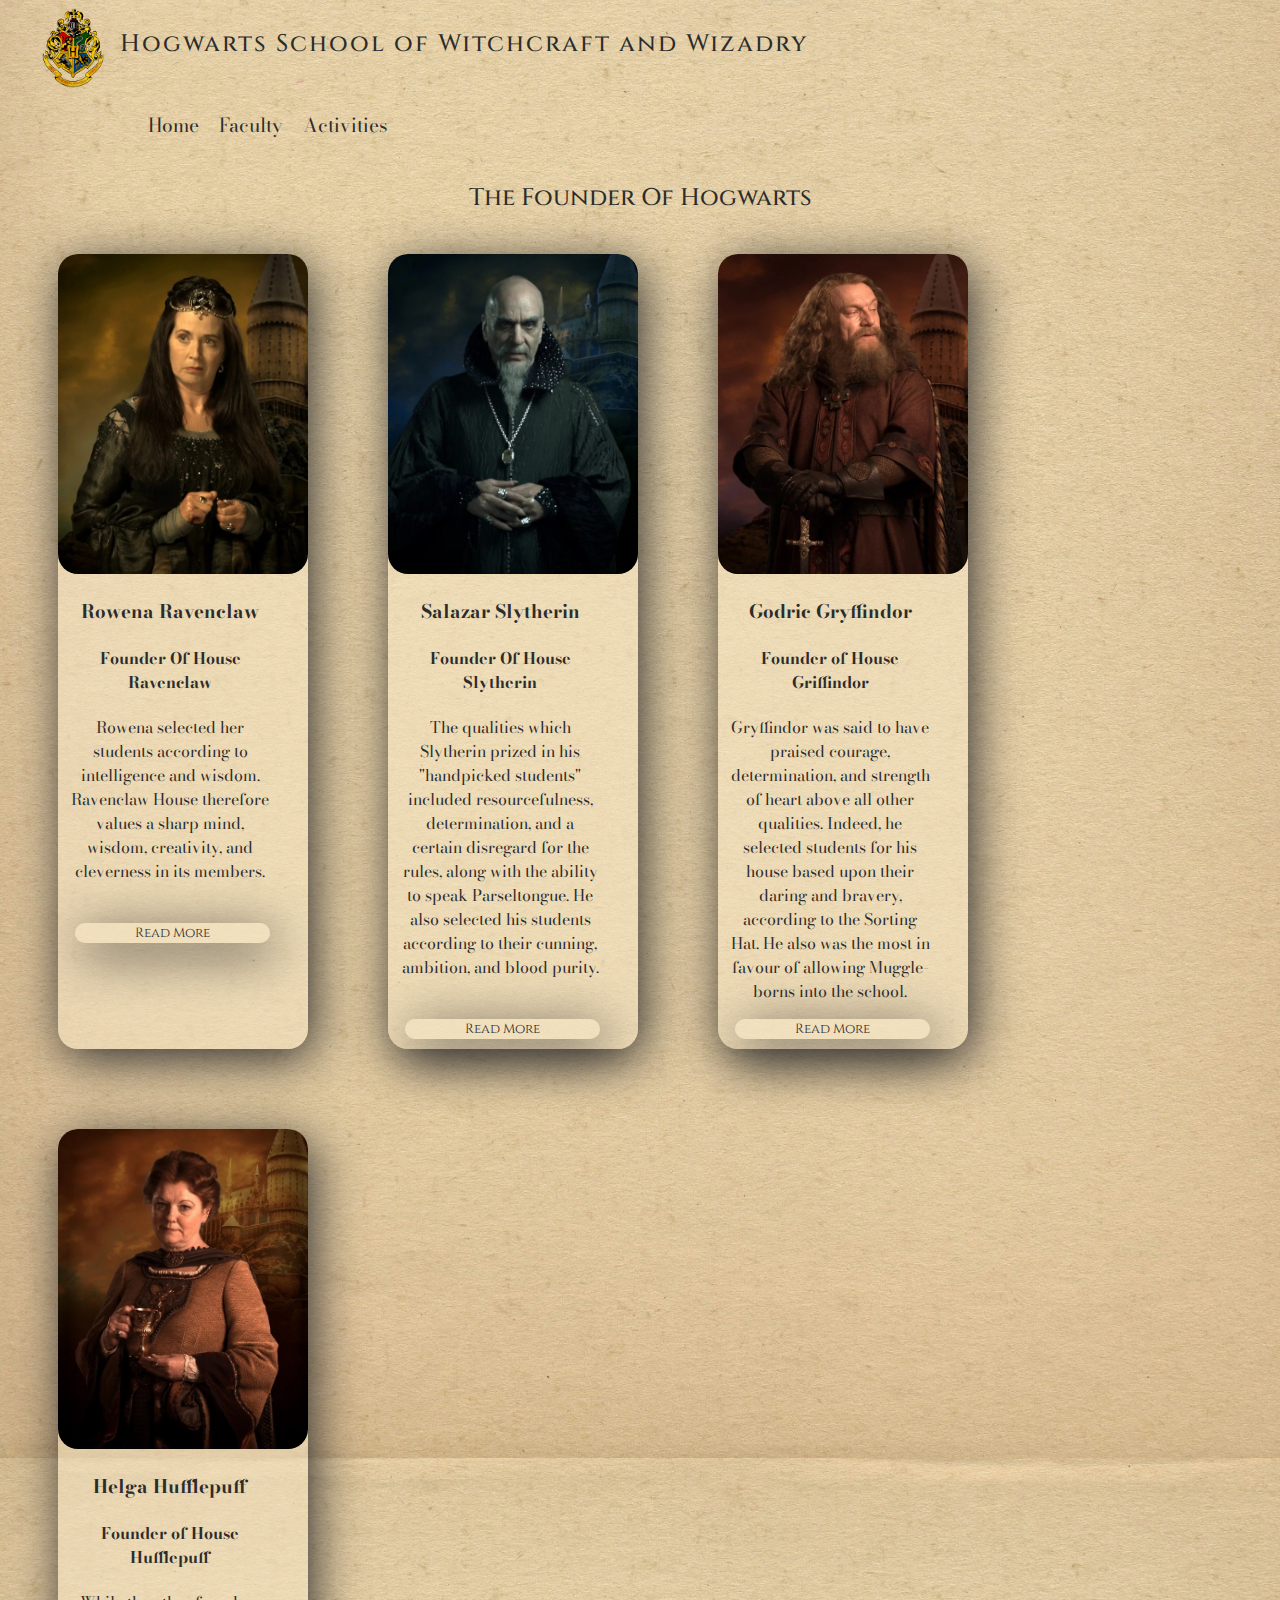
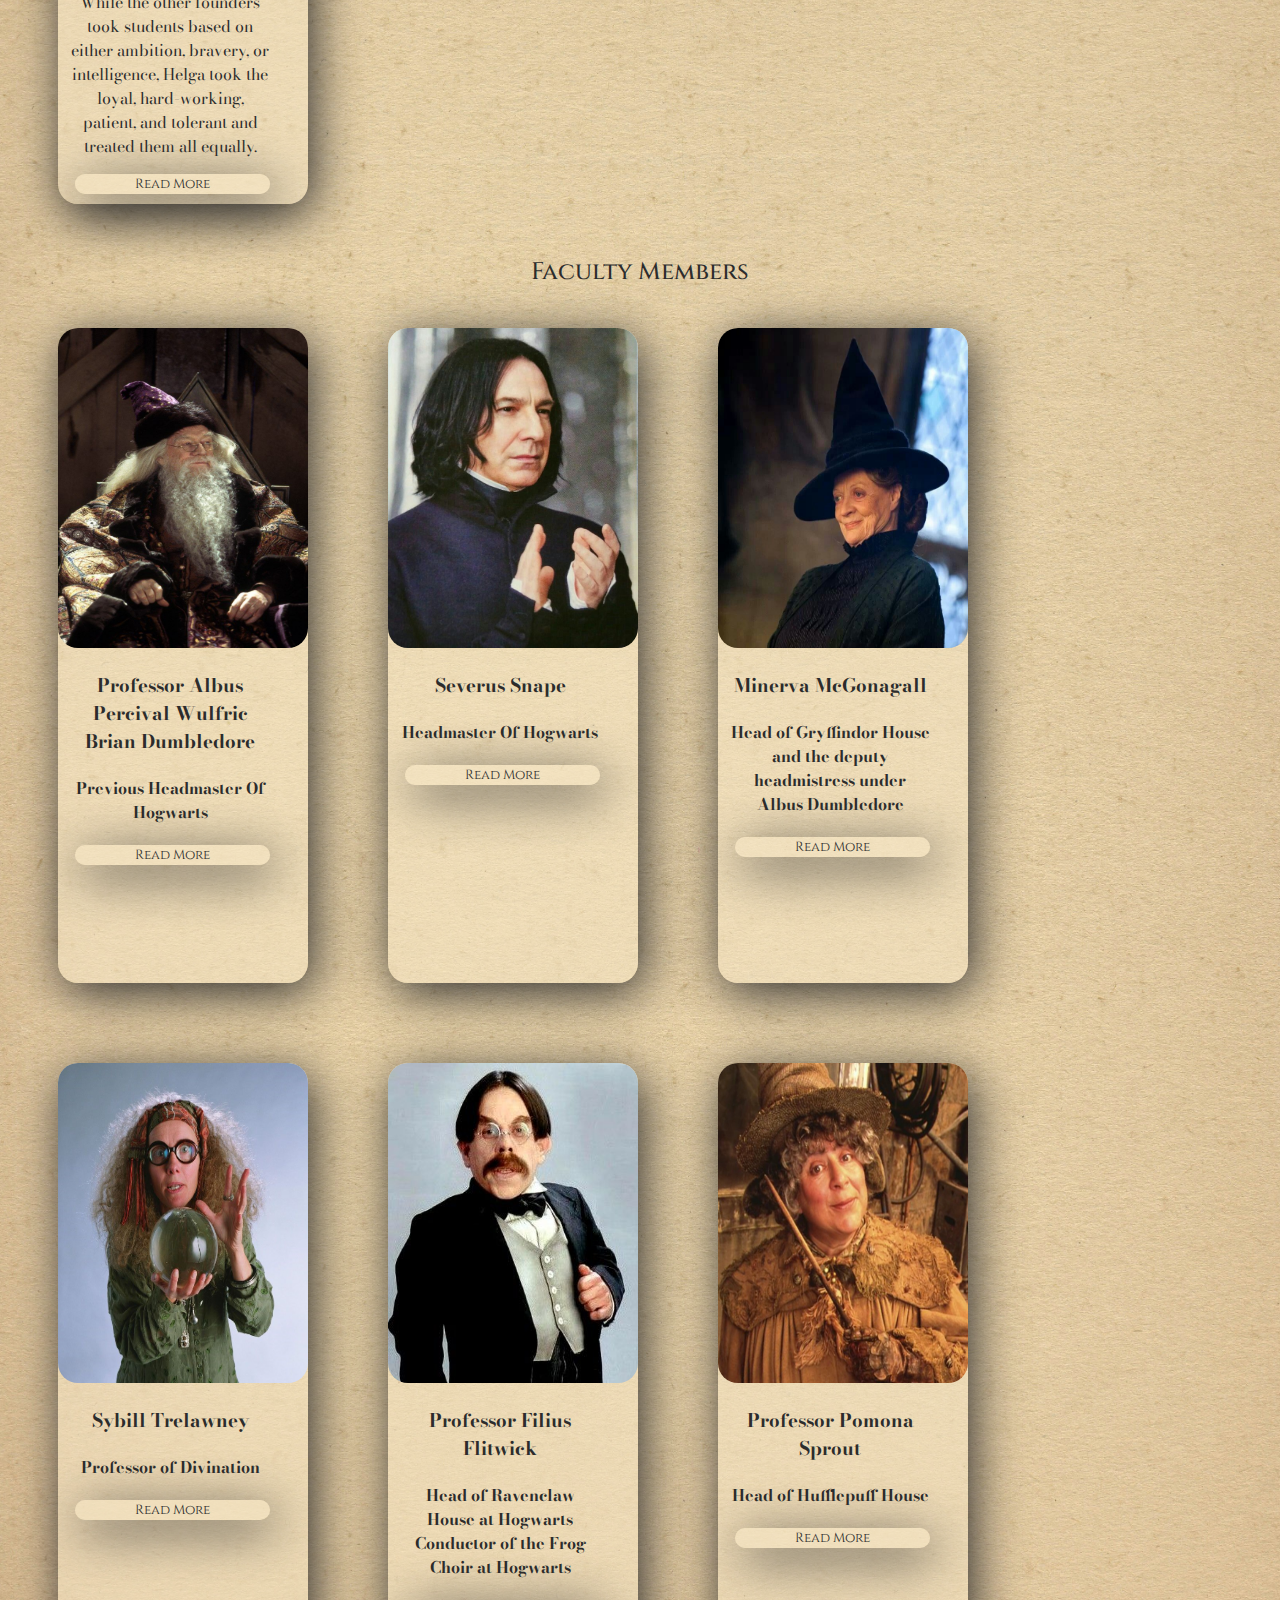
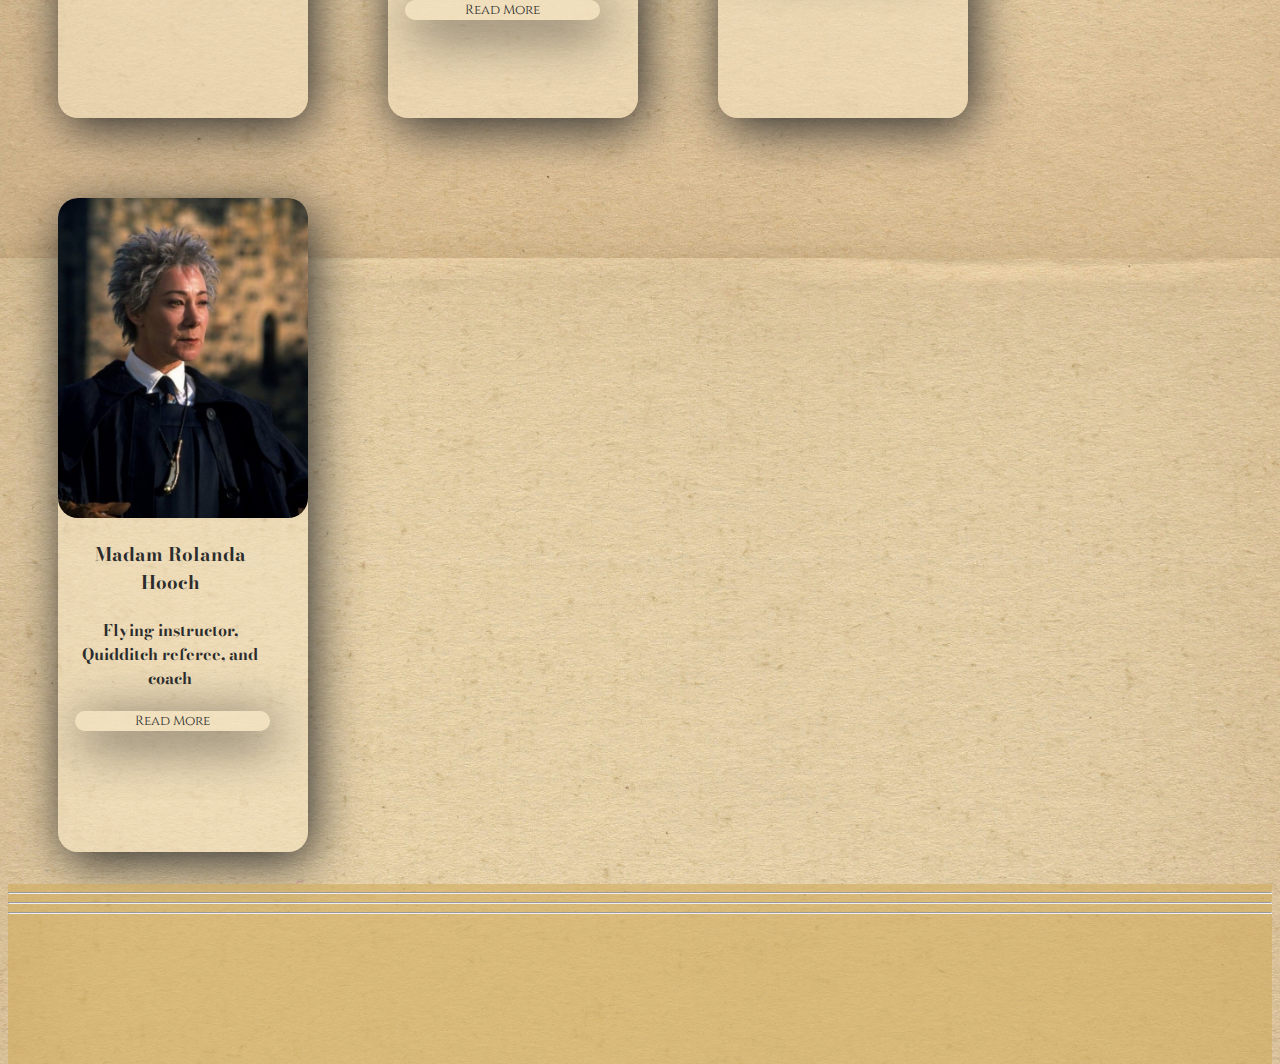
<file: faculty.html>
<!DOCTYPE html>
<html lang="en">
<head>
    <meta charset="UTF-8">
    <meta name="viewport" content="width=device-width, initial-scale=1.0">
    <title>Meet the Faculty</title>
    <link href="styleFaculty.css" rel="stylesheet">
    <link rel="stylesheet"
    href="https://cdnjs.cloudflare.com/ajax/libs/font-awesome/6.4.0/css/all.min.css"
    integrity="sha512-iecdLmaskl7CVkqkXNQ/ZH/XLlvWZOJyj7Yy7tcenmpD1ypASozpmT/E0iPtmFIB46ZmdtAc9eNBvH0H/ZpiBw=="
    crossorigin="anonymous"
    referrerpolicy="no-referrer"/>

    <link rel="preconnect" href="https://fonts.googleapis.com">
    <link rel="preconnect" href="https://fonts.gstatic.com" crossorigin>
    <link href="https://fonts.googleapis.com/css2?family=Bodoni+Moda:ital,opsz,wght@0,6..96,400..900;1,6..96,400..900&family=Cinzel:wght@400..900&family=My+Soul&family=Parisienne&display=swap" rel="stylesheet">
</head>
<body>

    <div class="grid-container">
    
        <div class="logo">
            <img class="logo-image" src="/assets/logo.png" alt="logo">
        </div>

        <div class="header-text"> 
            <h2>Hogwarts School of Witchcraft and Wizadry</h2> 
        </div>

       
        <div class="navi-c">
            <nav>
                <ul class="nav-c">
                    <li><a href="index.html">Home</a></li>
                    <li><a href="faculty.html">Faculty</a></li>
                    <li class = "drop">Activities 
                        <div class = "dropDown"> 
                         <ul>
                            <li><a href= "SortingHouse.html" target="_blank">House Sorting Quiz</a></li>
                            <li><a href= "Patronus.html" target="_blank">Discover your Patronus</a></li>
                        </ul> 
                    </div></li>
                </ul>
            </nav>
        </div>
        
        <div class="faculty-cards2">
            <section>

                <h2>Faculty Members</h2>
                
                <div class ="faculty2">
                    <!-- The four houses of hogwards -->
                    <div class="card-element">
                        <img src="./assets/AlbusDumbledore.jpg" alt="blog-image" class = "house-image">
                        <div class="card-body">
                            <h3>Professor Albus Percival Wulfric Brian Dumbledore </h3>
                            <h4>Previous Headmaster Of Hogwarts</h4>
                            <button class="read-more-button"> <a href ="https://harrypotter.fandom.com/wiki/Albus_Dumbledore"></a> Read More  </button>
                        </div>
                    </div>
                
                    <div class="card-element">
                        <img src="./assets/snape.jpg" alt="blog-image" class = "house-image">
                        <div class="card-body">
                            <h3>Severus Snape </h3>
                            <h4>Headmaster Of Hogwarts</h4>
                            <button class="read-more-button"> <a href ="https://harrypotter.fandom.com/wiki/Severus_Snape "></a> Read More  </button>
                        </div>
                    </div>

                    <div class="card-element">
                        <img src="./assets/Professor-McGonagall.jpg" alt="blog-image" class = "house-image">
                        <div class="card-body">
                            <h3>Minerva McGonagall </h3>
                            <h4>Head of Gryffindor House and the deputy headmistress under Albus Dumbledore</h4>
                            <button class="read-more-button"> <a href ="https://harrypotter.fandom.com/wiki/Minerva_McGonagall"></a> Read More  </button>
                        </div>
                    </div>

                    <div class="card-element">
                        <img src="./assets/sybill.jpg" alt="blog-image" class = "house-image">
                        <div class="card-body">
                            <h3>Sybill Trelawney</h3>
                            <h4>Professor of Divination </h4>
                            <button class="read-more-button"> <a href ="https://harrypotter.fandom.com/wiki/Sybill_Trelawney"></a> Read More  </button>
                        </div>
                    </div>

                    <div class="card-element">
                        <img src="./assets/Prof.jpg" alt="blog-image" class = "house-image">
                        <div class="card-body">
                            <h3>Professor Filius Flitwick</h3>
                            <h4>Head of Ravenclaw House at Hogwarts Conductor of the Frog Choir at Hogwarts</h4>
                            <button class="read-more-button"> <a href ="https://harrypotter.fandom.com/wiki/Filius_Flitwick#:~:text=Professor%20Filius%20Flitwick%20(b.,man%20and%20a%20model%20student."></a> Read More  </button>
                        </div>
                    </div>

                    <div class="card-element">
                        <img src="./assets/PSprout.jpg" alt="blog-image" class = "house-image">
                        <div class="card-body">
                            <h3>Professor Pomona Sprout</h3>
                            <h4>Head of Hufflepuff House </h4>
                            <button class="read-more-button"> <a href ="https://harrypotter.fandom.com/wiki/Albus_Dumbledore"></a> Read More  </button>
                        </div>
                    </div>

                    <div class="card-element">
                        <img src="./assets/broom.jpg" alt="blog-image" class = "house-image">
                        <div class="card-body">
                            <h3>Madam Rolanda Hooch</h3>
                            <h4> Flying instructor, Quidditch referee, and coach </h4>
                            <button class="read-more-button"> <a href ="https://harrypotter.fandom.com/wiki/Rolanda_Hooch"></a> Read More  </button>
                        </div>
                    </div>


                
                </div>
            </section> 
        </div>


        <div class="faculty-cards">
            <section>
                
                <h2>The Founder Of Hogwarts</h2>


                <div class ="faculty">
                    <!-- The four houses of hogwards -->
                     <div class="card-element">
                        <img src="./assets/ravenclawMaster.jpg" alt="blog-image" class = "house-image">
                        <div class="card-body">
                            <h3>Rowena Ravenclaw</h3>
                            <h4>Founder Of House Ravenclaw</h4>
                            <p>
                                Rowena selected her students according to intelligence and wisdom.
                                Ravenclaw House therefore values a sharp mind, wisdom, creativity, and cleverness in its members.
                            </p>
                        </br>
                        <button class="read-more-button"> <a href ="https://harrypotter.fandom.com/Rowen_Ravenclaw">Read More</button></a>
                    </div>
                </div>
                
                    <div class="card-element">
                        <img src="./assets/SlytherinMaster.jpg" alt="blog-image" class = "house-image">
                        <div class="card-body">
                            <h3>Salazar Slytherin </h3>
                            <h4>Founder Of House Slytherin</h4>
                            <p>
                                The qualities which Slytherin prized in his "handpicked students" included resourcefulness, determination, 
                                and a certain disregard for the rules, along with the ability to speak Parseltongue.
                                He also selected his students according to their cunning, ambition, and blood purity.
                            </p>
                        </br>

                                <button class="read-more-button"> <a href ="https://harrypotter.fandom.com/wiki/Salazar_Slytherin">Read More</button></a>
                        </div>
                    </div>

                    <div class="card-element">
                        <img src="./assets/GryffindorMaster.jpg" alt="blog-image" class = "house-image">
                        <div class="card-body">
                            <h3>Godric Gryffindor </h3>
                            <h4>Founder of House Griffindor </h4>
                            <p>
                                Gryffindor was said to have praised courage, determination, and strength of heart above all other qualities. 
                                Indeed, he selected students for his house based upon their daring and bravery, according to the Sorting Hat.
                                He also was the most in favour of allowing Muggle-borns into the school.
                            </p>

                               <button class="read-more-button"> <a href ="https://harrypotter.fandom.com/wiki/Godric_Gryffindor">Read More</button></a>
                        </div>
                    </div>

                    <div class="card-element">
                        <img src="./assets/HufflepuffMaster.jpg" alt="blog-image" class = "house-image">
                        <div class="card-body">
                            <h3>Helga Hufflepuff</h3>
                            <h4>Founder of House Hufflepuff </h4>
                            <p>
                                While the other founders took students based on either ambition, bravery, or intelligence, 
                                Helga took the loyal, hard-working, patient, and tolerant and treated them all equally.
                                
                            </p>
            
                                <button class="read-more-button"> <a href ="https://harrypotter.fandom.com/wiki/Helga_Hufflepuff"></a> Read More  </button>
                        </div>
                    </div>
                
                </div>
            </section> 
        </div>
      
          

        <div class="footer">
            <!-- Footer -->
            <footer>
                <hr/>
                <div class="icons">
                    <a href="https://www.instagram.com/hphogwartsmystery/?hl=en"> <i class="fa-brands fa-instagram"></i></a>
                    <hr/>

                    <a href="https://www.youtube.com/c/HogwartsLegacy"><i class="fa-brands fa-youtube"></i></a></div>
                    <hr/>

                </div>
            </div>
            </footer>     
        </div>

    </div> 

</body>
</html>
</file>
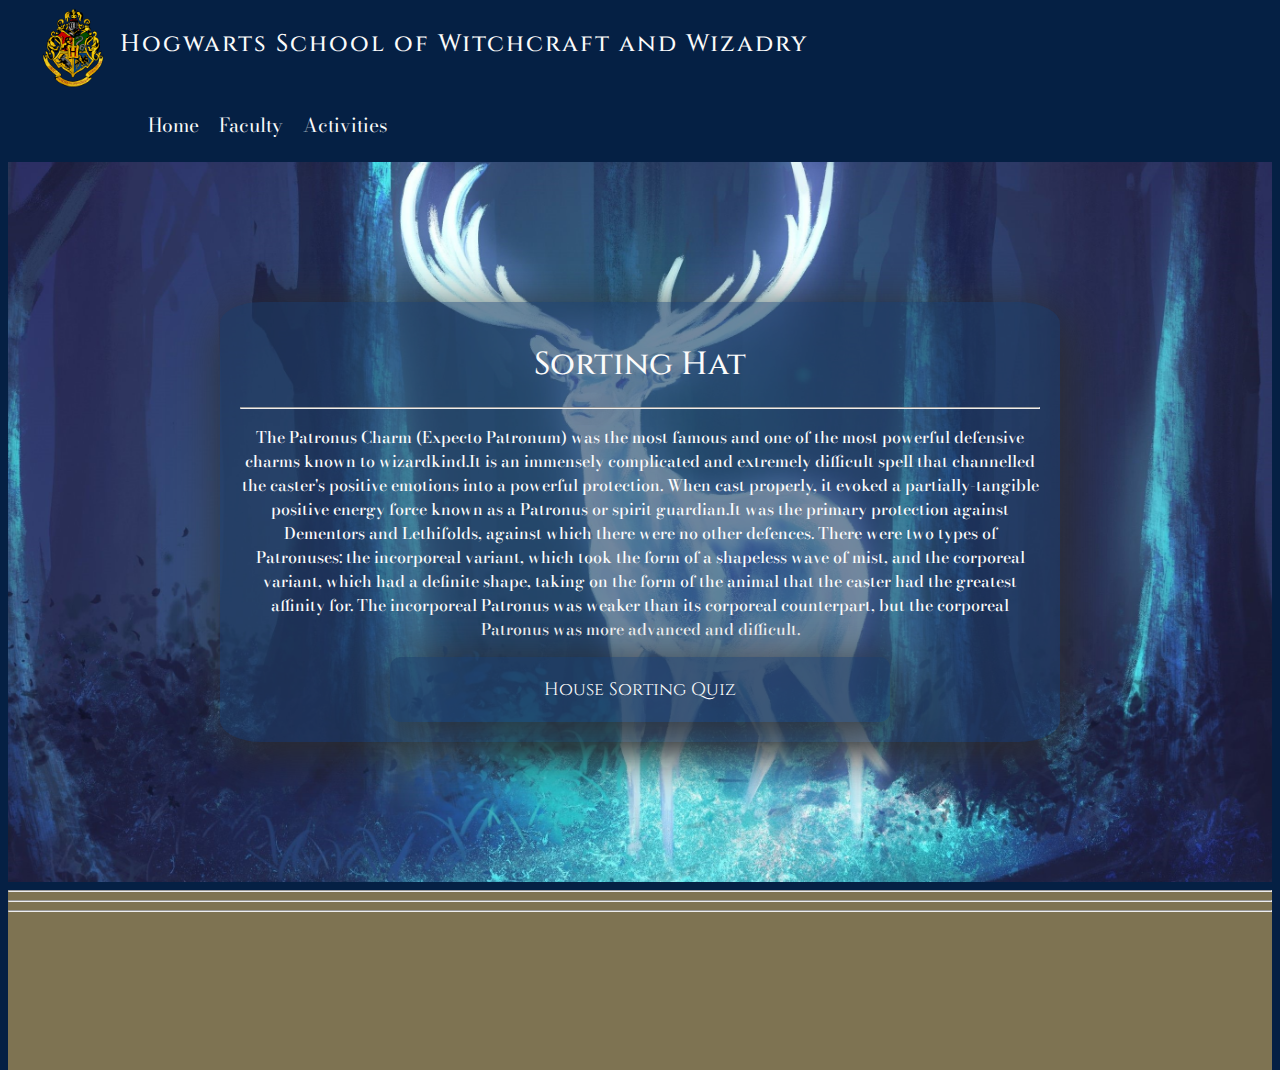
<file: Patronus.html>
<!DOCTYPE html>
<html lang="en">
<head>
    <meta charset="UTF-8">
    <meta name="viewport" content="width=device-width, initial-scale=1.0">
    <link href="stylePat.css" rel="stylesheet">
    <!-- Font style -->
    <title>Patronus Charm</title>

    <link rel="stylesheet"
    href="https://cdnjs.cloudflare.com/ajax/libs/font-awesome/6.4.0/css/all.min.css"
    integrity="sha512-iecdLmaskl7CVkqkXNQ/ZH/XLlvWZOJyj7Yy7tcenmpD1ypASozpmT/E0iPtmFIB46ZmdtAc9eNBvH0H/ZpiBw=="
    crossorigin="anonymous"
    referrerpolicy="no-referrer"/>

    <link rel="preconnect" href="https://fonts.googleapis.com">
    <link rel="preconnect" href="https://fonts.gstatic.com" crossorigin>
    <link href="https://fonts.googleapis.com/css2?family=Bodoni+Moda:ital,opsz,wght@0,6..96,400..900;1,6..96,400..900&family=Cinzel:wght@400..900&family=My+Soul&family=Parisienne&display=swap" rel="stylesheet">

</head>
<body>
    <div class="grid-container">
    
        <div class="logo">
            <img class="logo-image" src="/assets/logo.png" alt="logo">
        </div>

        <div class="header-text"> 
            <h2>Hogwarts School of Witchcraft and Wizadry</h2> 
        </div>

        <div class="navi-c">
            <nav>
                <ul class="nav-c">
                    <li><a href="index.html">Home</a></li>
                    <li><a href="faculty.html">Faculty</a></li>
                    <li class = "drop">Activities 
                        <div class = "dropDown"> 
                         <ul>
                            <li><a href= "SortingHouse.html" target="_blank">House Sorting Quiz</a></li>
                            <li><a href= "Patronus.html" target="_blank">Discover your Patronus</a></li>
                        </ul> 
                    </div></li>
                </ul>
            </nav>
        </div>

        <div class="hero">
            <section>
                <div class="hero-section">
                    <div class="hero-text">
                        <h1>Sorting Hat</h1>
                        <hr/>
                        <p>The Patronus Charm (Expecto Patronum) was the most famous and one of the most powerful 
                            defensive charms known to wizardkind.It is an immensely complicated and extremely difficult
                            spell that channelled the caster's positive emotions into a powerful protection. When cast 
                            properly, it evoked a partially-tangible positive energy force known as a Patronus 
                            or spirit guardian.It was the primary protection against Dementors and Lethifolds, 
                            against which there were no other defences.
                            There were two types of Patronuses: the incorporeal variant, which took the form of a
                            shapeless wave of mist, and the corporeal variant, which had a definite shape, 
                            taking on the form of the animal that the caster had the greatest affinity for.
                            The incorporeal Patronus was weaker than its corporeal counterpart, but the corporeal 
                            Patronus was more advanced and difficult.
                        </p>

                        <button class="quiz"> <a href= "https://www.harrypotter.com/sorting-hat" target="_blank">House Sorting Quiz</a> </button>
                    </div>
                </div>
                <div class="footer">
                    <!-- Footer -->
                    <footer>
                        <hr/>
        
                        <div class="icons">
                            <a href="https://www.instagram.com/hphogwartsmystery/?hl=en"> <i class="fa-brands fa-instagram"></i></a>
                            <hr/>
        
                            <a href="https://www.youtube.com/c/HogwartsLegacy"><i class="fa-brands fa-youtube"></i></a></div>
                            <hr/>
        
                        </div>
                    </footer>     
                </div>
        </div>
</body>
</html>
</file>
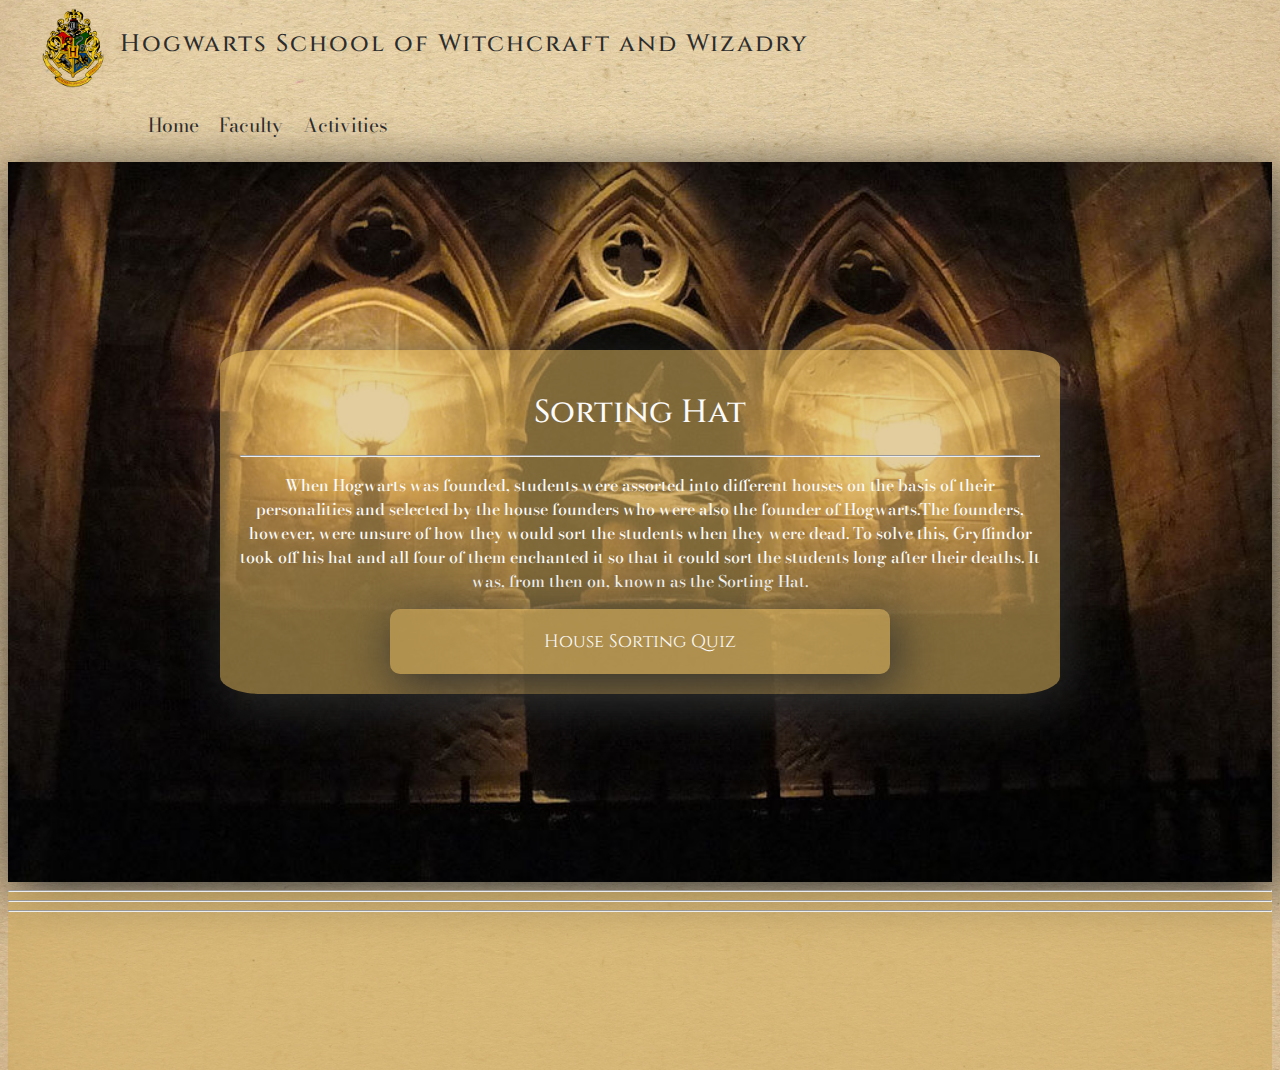
<file: SortingHouse.html>
<!DOCTYPE html>
<html lang="en">
<head>
    <meta charset="UTF-8">
    <meta name="viewport" content="width=device-width, initial-scale=1.0">
    <link href="styleHat.css" rel="stylesheet">
    <!-- Font style -->
    <title>Sorting Hat</title>

    <link rel="stylesheet"
    href="https://cdnjs.cloudflare.com/ajax/libs/font-awesome/6.4.0/css/all.min.css"
    integrity="sha512-iecdLmaskl7CVkqkXNQ/ZH/XLlvWZOJyj7Yy7tcenmpD1ypASozpmT/E0iPtmFIB46ZmdtAc9eNBvH0H/ZpiBw=="
    crossorigin="anonymous"
    referrerpolicy="no-referrer"/>

    <link rel="preconnect" href="https://fonts.googleapis.com">
    <link rel="preconnect" href="https://fonts.gstatic.com" crossorigin>
    <link href="https://fonts.googleapis.com/css2?family=Bodoni+Moda:ital,opsz,wght@0,6..96,400..900;1,6..96,400..900&family=Cinzel:wght@400..900&family=My+Soul&family=Parisienne&display=swap" rel="stylesheet">

</head>
<body>
    <div class="grid-container">
    
        <div class="logo">
            <img class="logo-image" src="/assets/logo.png" alt="logo">
        </div>

        <div class="header-text"> 
            <h2>Hogwarts School of Witchcraft and Wizadry</h2> 
        </div>

        <div class="navi-c">
            <nav>
                <ul class="nav-c">
                    <li><a href="index.html">Home</a></li>
                    <li><a href="faculty.html">Faculty</a></li>
                    <li class = "drop">Activities 
                        <div class = "dropDown"> 
                         <ul>
                            <li><a href= "SortingHouse.html" target="_blank">House Sorting Quiz</a></li>
                            <li><a href= "Patronus.html" target="_blank">Discover your Patronus</a></li>
                        </ul> 
                    </div></li>
                </ul>
            </nav>
        </div>

        <div class="hero">
            <section>
                <div class="hero-section">
                    <div class="hero-text">
                        <h1>Sorting Hat</h1>
                        <hr/>
                        <p>When Hogwarts was founded, students were assorted into different houses on the basis of their personalities and selected by the house founders
                            who were also the founder of Hogwarts.The founders, however, were unsure of how they would sort the students when they were dead. To solve this, 
                            Gryffindor took off his hat and all four of them enchanted it so that it could sort the students long after their deaths. 
                            It was, from then on, known as the Sorting Hat.
                        </p>

                        <button class="quiz"> <a href= "https://www.harrypotter.com/sorting-hat" target="_blank">House Sorting Quiz</a> </button>
                    </div>
                </div>
                <div class="footer">
                    <!-- Footer -->
                    <footer>
                        <hr/>
        
                        <div class="icons">
                            <a href="https://www.instagram.com/hphogwartsmystery/?hl=en"> <i class="fa-brands fa-instagram"></i></a>
                            <hr/>
        
                            <a href="https://www.youtube.com/c/HogwartsLegacy"><i class="fa-brands fa-youtube"></i></a></div>
                            <hr/>
        
                        </div>
                    </footer>     
                </div>
        </div>
</body>
</html>
</file>
<file: styleFaculty.css>
body{
    background-image: url(./assets/PaperBack.jpg);
    background-color: rgb(37, 3, 3);
    background-position: center;
    background-size: 1300px 2000px;
}
a{
    text-decoration: none;
}
:root {
    --box: rgba(85, 10, 6, 0.406);
    --shadow: 5px 10px 50px #2C2C2C;
    --font_color:#2C2C2C;
    --font_color2:#FBFBFB;
    --primary-blue: #1E3A5F;
    --gold-accent: #F4B400;
    --background-dark: #0C0C0C;
    --text-light: #FDFDFD;
    --hover-glow: #F7DC6F;
    --secondary-beige: #f5e6c586;
    --drop:#d0ab5c98;

}

.logo-image{
    width: 130px;
    height:80px;
    /* border-radius: 40px; */
}


.logo{ 
    grid-area: logo;
    min-height: 100vh;
    min-width: 100vw;
}


.header-text{
    grid-area: header;
    color:-var(--font_color);
    font-family: "Bodoni Moda", serif;
    font-optical-sizing: auto;
    font-weight: 5px;
    font-style: normal;
    color:var(--font_color);
    letter-spacing: 2px;
    position: inherit;
}

/* Styling the nav bar and its element */

.navi-c{
    grid-area: nav-c;
    display: flex;
    gap:40px;
    justify-content: space-between;
    align-items: center;
    color: var(--font_color);
    padding-left: 100px;
    padding-right: 12px;
    font-optical-sizing: auto;
    font-size: larger;
    font-family: "Bodoni Moda", serif;
    font-optical-sizing: auto;
    color: var(--font_color);   
    font-weight: 400;

}

.navi-c a{
    text-decoration:none;
    color:var(--font_color);

}

.nav-c{
    display: flex;
    gap: 20px;
    list-style-type: none;
}

/* Pseudo Class selector */
.nav-c a:hover{
    color: var(--hover-glow);
    cursor: pointer;
}  

.drop{
    cursor: pointer;
}

.drop:hover .dropDown {
    color: var(--hover-glow);
    cursor: pointer;
    display: block;
}

/* Styling the drop down menu */
.dropDown{
    display: none;
    position: absolute;
    background-color: var(--drop);
    border-radius: 10px;
    min-width: 160px;
    box-shadow: var(--shadow);
    padding: 10px 15px;
    z-index: 1;
    cursor: pointer;
    font-family: "Bodoni Moda", serif;
    font-optical-sizing: auto;
    font-weight: 400;
    font-style: normal;
    color: var(--font_color2);
}

.dropDown li{
    list-style-type: none;
}
.faculty-cards{
    grid-area: cards;
    text-align: center;
}

.faculty-cards2{
    grid-area: cards2;
    text-align: center;
}


.grid-container{
    display: grid;
    height:100vh;
    grid-template-columns: 100px 1fr 350px;
    grid-template-rows: 80px 50px 1fr 1fr 80px;
    grid-gap:12px;

    grid-template-areas: 
    "logo header header header"
    "nav-c nav-c nav-c nav-c"
    "cards cards cards cards"
    "cards2 cards2 cards2 cards2"
    "footer footer footer footer"
    ;
}

h2{
    color:var(--font_color);
    font-family: "Cinzel", serif;
    font-optical-sizing: auto;
    font-weight: 500;
    font-style: normal;
}

.image-card{
    height: 150px;
    width:100px;
    border-radius: 10px;
}

.faculty{
    display:flex;
    flex-wrap: wrap;
    padding:20px 0px 20px 50px;
    gap: 80px;   
    
}

.faculty2{
    display:flex;
    flex-wrap: wrap;
    padding:20px 0px 20px 50px;
    gap: 80px;   
    
}


.house-image{
    height: 320px;
    width:250px;
    border-radius: 20px;

}

.card-body{
    padding: 0 12px 12px 12px;
    width:200px;
    height:300px;
    color: var(--font_color);
    text-align: center;
    font-family: "Bodoni Moda", serif;
    font-optical-sizing: auto;
    font-weight: 400;
    font-style: normal;
}

.read-more-button{
    background-color: var(--secondary-beige);
    padding-right: 60px;
    padding-left: 60px;
    border-radius: 30px;
    float: right;
    border: none;
    margin-bottom: 20px;
    box-shadow: var(--shadow);
    margin-bottom: 10px;
    cursor: pointer;
    font-family: "Cinzel", serif;
    font-optical-sizing: auto;
    font-weight: 400;
    color: var(--font_color);

}

.read-more-button a{
    text-decoration: none;
    color: var(--font_color);
}

.read-more-button:hover{
    background-color: var(--hover-glow);
    cursor: pointer;
    font-family: "Cinzel", serif;
    font-optical-sizing: auto;
    font-weight: 400;
}

.card-element{
    width:150px;
    border-radius:20px;
    width: 250px;
    background-color: var(--secondary-beige);
    box-shadow: var(--shadow);

}

.footer{
    grid-area: footer;
    background-color: var(--drop);
    text-align: center;
    color: var(--font_color);
    height: 20vh;
}
</file>
<file: stylePat.css>
body{
    /* background-image: url(./assets/PaperBack.jpg); */
    background-color: var(--background-dark);
    background-position: center;
    background-size: 1300px 2000px;
}
a{
    text-decoration: none;
}
:root {
    --box: rgba(85, 10, 6, 0.406);
    --shadow: 5px 10px 50px #2C2C2C;
    --font_color2:#2C2C2C;
    --font_color:#FBFBFB;
    --primary-blue: #1e3a5f9b;
    --gold-accent: #F4B400;
    --gryffindor-red: #242222;
    --slytherin-green: #175E54;
    --ravenclaw-blue: #2C5D9E;
    --hufflepuff-amber: #D4A017;
    --background-dark: #052044;
    --text-light: #FDFDFD;
    --hover-glow: #F7DC6F;
    --secondary-beige: #F5E6C5;
    --drop:#d0ab5c98;

}

.logo{ 
    grid-area: logo;
    min-height: 100vh;
    min-width: 100vw;
}

.header-text{
    grid-area: header;
    color:-var(--font_color);
    font-family: "Bodoni Moda", serif;
    font-optical-sizing: auto;
    font-weight: 5px;
    font-style: normal;
    color:var(--font_color);
    letter-spacing: 2px;
    position: inherit;
}

/* Styling the nav bar and its element */

.navi-c{
    grid-area: nav-c;
    display: flex;
    gap:40px;
    justify-content: space-between;
    align-items: center;
    color: var(--font_color);
    padding-left: 100px;
    padding-right: 12px;
    font-optical-sizing: auto;
    font-size: larger;
    font-family: "Bodoni Moda", serif;
    font-optical-sizing: auto;
    color: var(--font_color);   

}

.navi-c a{
    text-decoration:none;
    color:var(--font_color);

}

.nav-c{
    display: flex;
    gap: 20px;
    list-style-type: none;
}

/* Pseudo Class selector */
.nav-c a:hover{
    color: var(--hover-glow);
    cursor: pointer;
}  

.drop{
    cursor: pointer;
}

.drop:hover .dropDown {
    color: var(--hover-glow);
    cursor: pointer;
    display: block;
}

/* Styling the drop down menu */
.dropDown{
    display: none;
    position: absolute;
    background-color: var(--drop);
    border-radius: 10px;
    min-width: 160px;
    box-shadow: var(--shadow);
    padding: 10px 15px;
    z-index: 1;
    cursor: pointer;
    font-family: "Bodoni Moda", serif;
    font-optical-sizing: auto;
    font-weight: 400;
    font-style: normal;
    color: var(--font_color2);
}

.dropDown li{
    list-style-type: none;
}

/* Styling the Hero section and its element */

.hero{
    grid-area: hero;
}

.house-cards{
    grid-area: house-cards;
    text-align: center;
}

.community{
    grid-area: community;
}

.grid-container{
    display: grid;
    height:100vh;
    grid-template-columns: 100px 1fr 1fr 300px;
    grid-template-rows: 80px 50px 1fr 1fr 1fr 80px;
    grid-gap:12px;

    grid-template-areas: 
    "logo header header header"
    "nav-c nav-c nav-c nav-c"
    "hero hero hero hero"
    "house-cards house-cards house-cards house-cards"
    "community community community community"
    "footer footer footer footer"
    ;

}

.hero-section{
    background:url(./assets/patronous.jpg) no-repeat center;
    background-size: cover;
    background-attachment: fixed;
    min-height: 80vh;
    display: flex;
    justify-content: center;
    align-items: center;
    box-shadow: var(--primary-blue);
}

.hero-text{
    background-color: var(--primary-blue) ;
    width: 800px;
    text-align: center;
    border-radius: 5%;
    padding: 20px;
    font-optical-sizing: auto;
    font-weight: 500;
    font-style: normal;
    color: var(--font_color);
    box-shadow: var(--shadow);
    font-family: "Bodoni Moda", serif;
    font-optical-sizing: auto;
}

.logo-image{
    width: 130px;
    height:80px;
    /* border-radius: 40px; */
}

h2{
    color:var(--font_color);
    font-family: "Cinzel", serif;
    font-optical-sizing: auto;
    font-weight: 500;
    font-style: normal;

}

h1{
    color:var(--font_color);
    font-family: "Cinzel", serif;
    font-optical-sizing: auto;
    font-weight: 500;
    font-style: normal;
}

.quiz{
    padding: 20px;
    width: 500px;
    background-color: var(--primary-blue) ;
    text-align: center;
    padding: 20px;
    font-optical-sizing: auto;
    font-style: normal;
    color: var(--font_color);
    box-shadow: var(--shadow);
    font-family: "Cinzel", serif;
    font-optical-sizing: auto;
    border: none;
    border-radius: 10px;
    font-size: large;
}

.quiz a{
    color:var(--font_color);
}

.footer{
    grid-area: footer;
    background-color: var(--drop);
    text-align: center;
    color: var(--font_color);
    height: 20vh;
}
</file>
<file: styleHat.css>
body{
    background-image: url(./assets/PaperBack.jpg);
    background-color: rgb(37, 3, 3);
    background-position: center;
    background-size: 1300px 2000px;
}
a{
    text-decoration: none;
}
:root {
    --box: rgba(85, 10, 6, 0.406);
    --shadow: 5px 10px 50px #2C2C2C;
    --font_color:#2C2C2C;
    --font_color2:#FBFBFB;
    --primary-blue: #1E3A5F;
    --gold-accent: #F4B400;
    --gryffindor-red: #9B1C31;
    --slytherin-green: #175E54;
    --ravenclaw-blue: #2C5D9E;
    --hufflepuff-amber: #D4A017;
    --background-dark: #0C0C0C;
    --text-light: #FDFDFD;
    --hover-glow: #F7DC6F;
    --secondary-beige: #F5E6C5;
    --drop:#d0ab5c98;

}

.logo{ 
    grid-area: logo;
    min-height: 100vh;
    min-width: 100vw;
}

.header-text{
    grid-area: header;
    color:-var(--font_color);
    font-family: "Bodoni Moda", serif;
    font-optical-sizing: auto;
    font-weight: 5px;
    font-style: normal;
    color:var(--font_color);
    letter-spacing: 2px;
    position: inherit;
}

/* Styling the nav bar and its element */

.navi-c{
    grid-area: nav-c;
    display: flex;
    gap:40px;
    justify-content: space-between;
    align-items: center;
    color: var(--font_color);
    padding-left: 100px;
    padding-right: 12px;
    font-optical-sizing: auto;
    font-size: larger;
    font-family: "Bodoni Moda", serif;
    font-optical-sizing: auto;
    color: var(--font_color);   

}

.navi-c a{
    text-decoration:none;
    color:var(--font_color);

}

.nav-c{
    display: flex;
    gap: 20px;
    list-style-type: none;
}

/* Pseudo Class selector */
.nav-c a:hover{
    color: var(--hover-glow);
    cursor: pointer;
}  

.drop{
    cursor: pointer;
}

.drop:hover .dropDown {
    color: var(--hover-glow);
    cursor: pointer;
    display: block;
}

/* Styling the drop down menu */
.dropDown{
    display: none;
    position: absolute;
    background-color: var(--drop);
    border-radius: 10px;
    min-width: 160px;
    box-shadow: var(--shadow);
    padding: 10px 15px;
    z-index: 1;
    cursor: pointer;
    font-family: "Bodoni Moda", serif;
    font-optical-sizing: auto;
    font-weight: 400;
    font-style: normal;
    color: var(--font_color2);
}

.dropDown li{
    list-style-type: none;
}

/* Styling the Hero section and its element */

.hero{
    grid-area: hero;
}

.house-cards{
    grid-area: house-cards;
    text-align: center;
}

.community{
    grid-area: community;
}

.grid-container{
    display: grid;
    height:100vh;
    grid-template-columns: 100px 1fr 1fr 300px;
    grid-template-rows: 80px 50px 1fr 1fr 1fr 80px;
    grid-gap:12px;

    grid-template-areas: 
    "logo header header header"
    "nav-c nav-c nav-c nav-c"
    "hero hero hero hero"
    "house-cards house-cards house-cards house-cards"
    "community community community community"
    "footer footer footer footer"
    ;

}

.hero-section{
    background:url(./assets/sortingHat.jpg) no-repeat center;
    background-size: cover;
    background-attachment: fixed;
    min-height: 80vh;
    display: flex;
    justify-content: center;
    align-items: center;
    box-shadow: var(--shadow);
}

.hero-text{
    background-color: var(--drop) ;
    width: 800px;
    text-align: center;
    border-radius: 5%;
    padding: 20px;
    font-optical-sizing: auto;
    font-weight: 500;
    font-style: normal;
    color: var(--font_color2);
    box-shadow: var(--shadow);
    font-family: "Bodoni Moda", serif;
    font-optical-sizing: auto;
}

.logo-image{
    width: 130px;
    height:80px;
    /* border-radius: 40px; */
}

h2{
    color:var(--font_color);
    font-family: "Cinzel", serif;
    font-optical-sizing: auto;
    font-weight: 500;
    font-style: normal;

}

h1{
    color:var(--font_color2);
    font-family: "Cinzel", serif;
    font-optical-sizing: auto;
    font-weight: 500;
    font-style: normal;
}

.quiz{
    padding: 20px;
    width: 500px;
    background-color: var(--drop) ;
    text-align: center;
    padding: 20px;
    font-optical-sizing: auto;
    font-style: normal;
    color: var(--font_color2);
    box-shadow: var(--shadow);
    font-family: "Cinzel", serif;
    font-optical-sizing: auto;
    border: none;
    border-radius: 10px;
    font-size: large;
}

.quiz a{
    color:var(--font_color2);
}

.footer{
    grid-area: footer;
    background-color: var(--drop);
    text-align: center;
    color: var(--font_color);
    height: 20vh;
}
</file>
